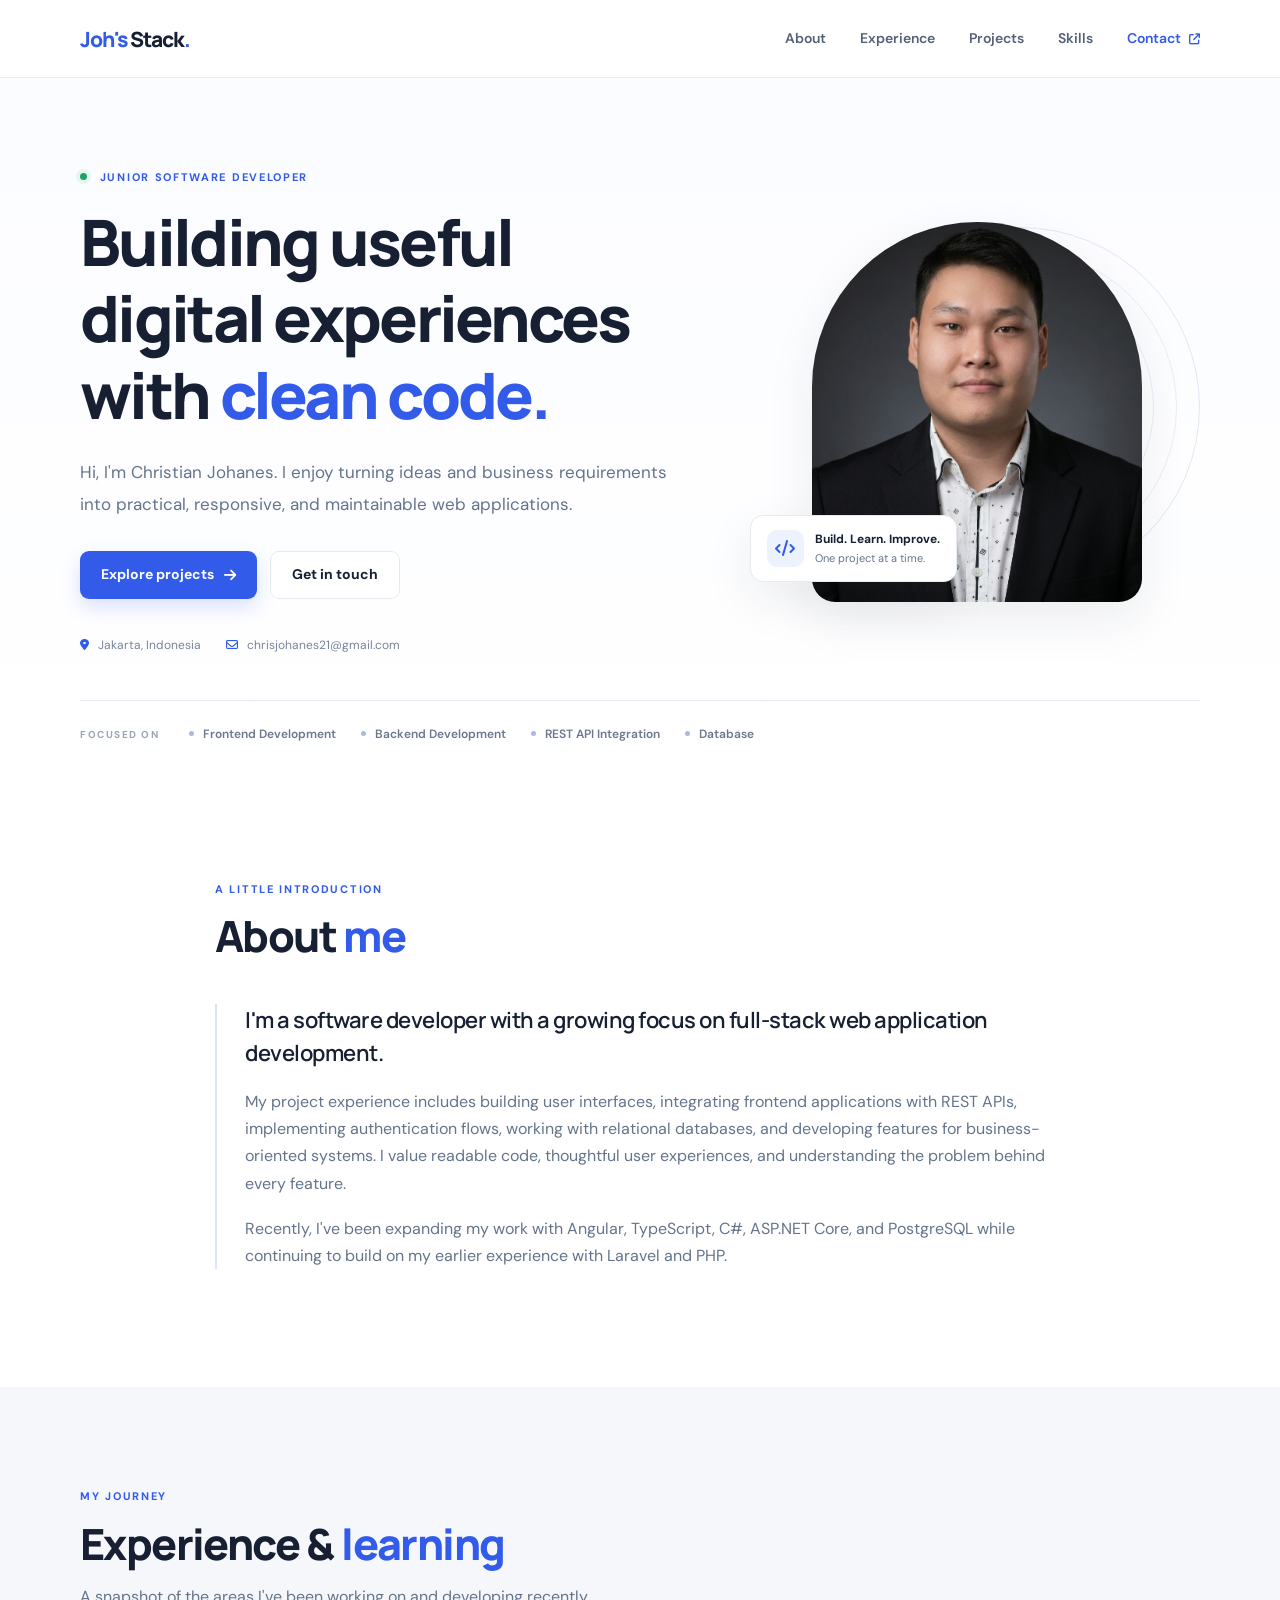
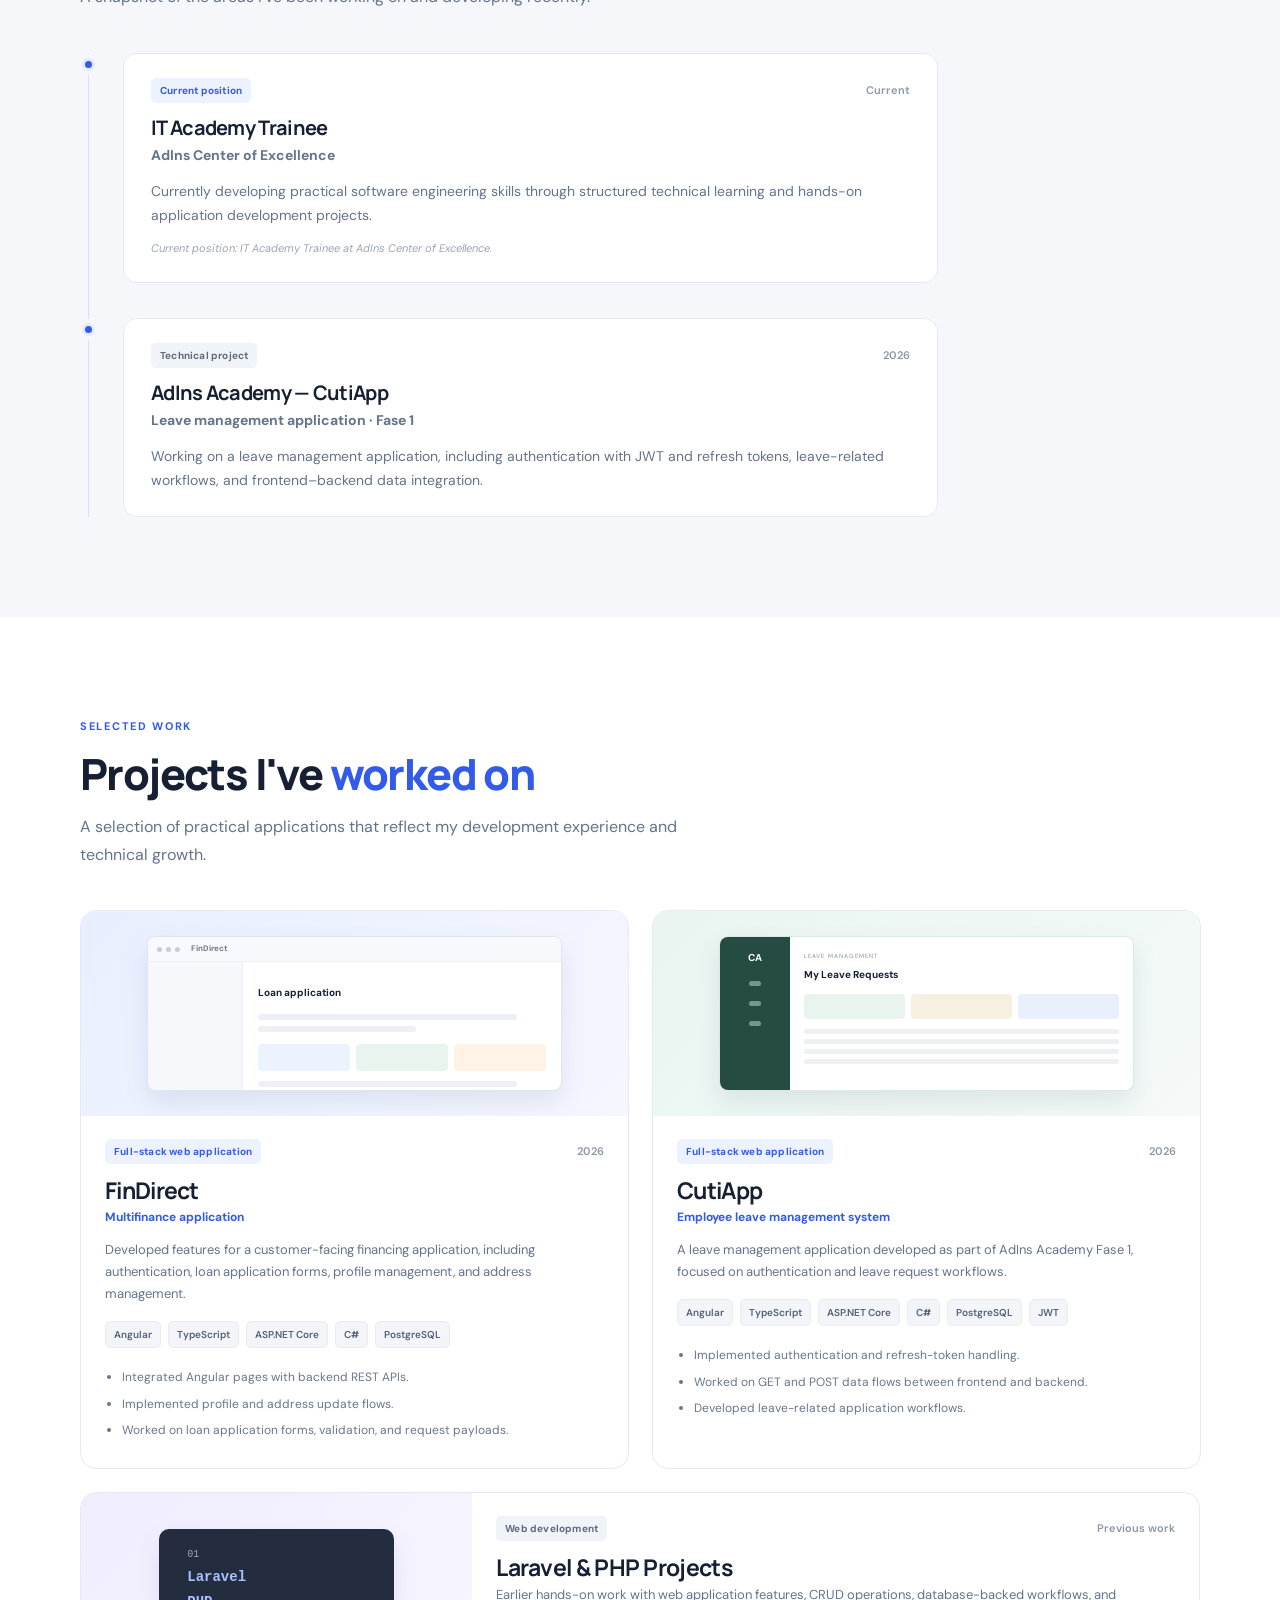
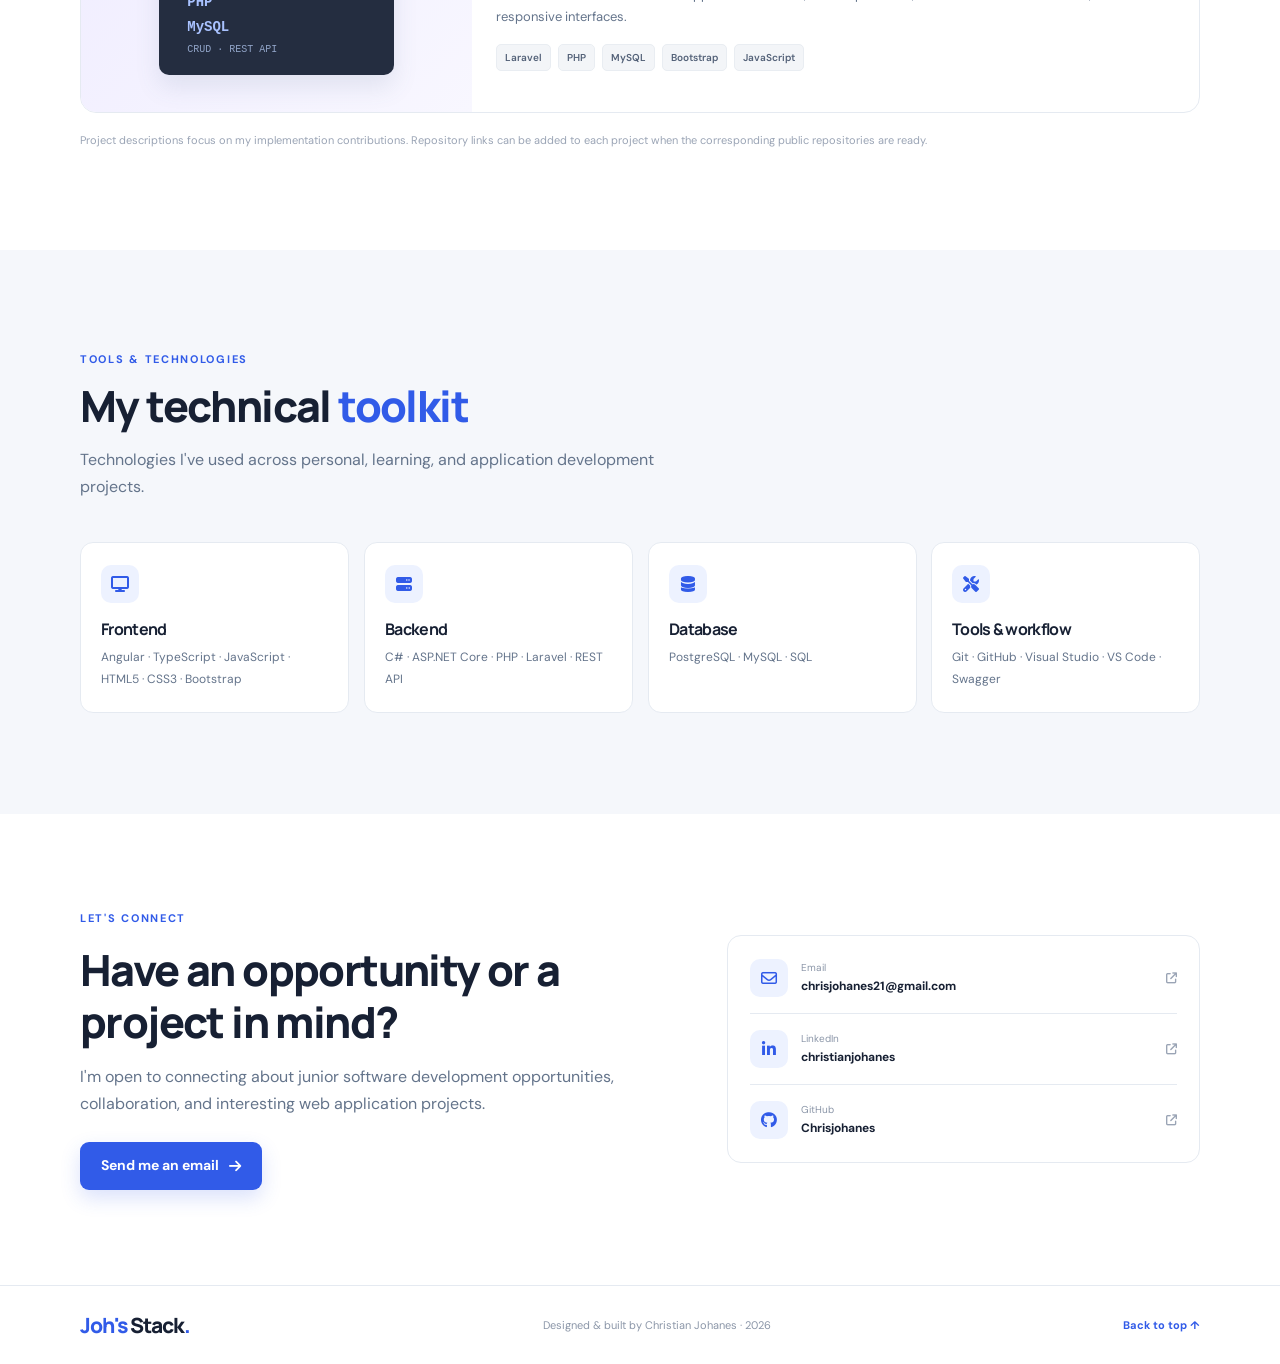
<file: index.html>
<!doctype html>
<html lang="en">
  <head>
    <meta charset="utf-8" />
    <meta name="viewport" content="width=device-width, initial-scale=1" />
    <meta name="theme-color" content="#f8fafc" />
    <meta
      name="description"
      content="Christian Johanes — Junior Software Developer focused on full-stack web application development, Angular, ASP.NET Core, Laravel, and database integration."
    />
    <meta name="author" content="Christian Johanes" />
    <meta
      name="keywords"
      content="Christian Johanes, Junior Software Developer, Full Stack Developer, Angular, ASP.NET Core, C#, Laravel, PHP, PostgreSQL"
    />
    <link rel="canonical" href="https://chrisjohanes.github.io/joh-stack/" />
    <meta property="og:type" content="website" />
    <meta property="og:title" content="Christian Johanes — Joh's Stack" />
    <meta
      property="og:description"
      content="Junior Software Developer building practical and maintainable web applications."
    />
    <meta
      property="og:url"
      content="https://chrisjohanes.github.io/joh-stack/"
    />
    <meta
      property="og:image"
      content="https://chrisjohanes.github.io/joh-stack/foto_profil/Christian%20Johanes.jpg"
    />
    <title>Christian Johanes | Joh's Stack</title>
    <link rel="icon" type="image/jpeg" href="Joh's Stack.jpg" />
    <link rel="preconnect" href="https://fonts.googleapis.com" />
    <link rel="preconnect" href="https://fonts.gstatic.com" crossorigin />
    <link
      href="https://fonts.googleapis.com/css2?family=DM+Sans:wght@400;500;600;700&family=Manrope:wght@400;500;600;700;800&display=swap"
      rel="stylesheet"
    />
    <link
      rel="stylesheet"
      href="https://cdnjs.cloudflare.com/ajax/libs/font-awesome/6.5.1/css/all.min.css"
    />
    <link rel="stylesheet" href="style.css" />
    <script type="application/ld+json">
      {
        "@context": "https://schema.org",
        "@type": "Person",
        "name": "Christian Johanes",
        "url": "https://chrisjohanes.github.io/joh-stack/",
        "jobTitle": "Junior Software Developer",
        "address": {
          "@type": "PostalAddress",
          "addressLocality": "Jakarta",
          "addressCountry": "ID"
        },
        "sameAs": [
          "https://github.com/Chrisjohanes",
          "https://www.linkedin.com/in/christianjohanes"
        ]
      }
    </script>
  </head>
  <body>
    <div class="scroll-progress" aria-hidden="true">
      <span id="scrollProgress"></span>
    </div>
    <a class="skip-link" href="#main">Skip to content</a>
    <header class="site-header" id="top">
      <nav class="nav container" aria-label="Main navigation">
        <a class="brand" href="#top" aria-label="Joh's Stack home"
          ><span>Joh's</span> Stack<span class="brand-dot">.</span></a
        >
        <button
          class="menu-toggle"
          id="menuToggle"
          aria-label="Open navigation"
          aria-expanded="false"
        >
          <i class="fa-solid fa-bars"></i>
        </button>
        <div class="nav-links" id="navLinks">
          <a href="#about">About</a>
          <a href="#experience">Experience</a>
          <a href="#projects">Projects</a>
          <a href="#skills">Skills</a>
          <a href="#contact" class="nav-contact"
            >Contact <i class="fa-solid fa-arrow-up-right-from-square"></i
          ></a>
        </div>
      </nav>
    </header>

    <main id="main">
      <section class="hero section-shell">
        <div class="container hero-grid">
          <div class="hero-copy">
            <p class="eyebrow">
              <span class="status-dot"></span> JUNIOR SOFTWARE DEVELOPER
            </p>
            <h1>
              Building useful digital experiences with <span>clean code.</span>
            </h1>
            <p class="hero-description">
              Hi, I'm Christian Johanes. I enjoy turning ideas and business
              requirements into practical, responsive, and maintainable web
              applications.
            </p>
            <div class="hero-actions">
              <a class="button button-primary" href="#projects"
                >Explore projects <i class="fa-solid fa-arrow-right"></i
              ></a>
              <a
                class="button button-secondary"
                href="mailto:chrisjohanes21@gmail.com"
                >Get in touch</a
              >
            </div>
            <div class="hero-meta">
              <span
                ><i class="fa-solid fa-location-dot"></i> Jakarta,
                Indonesia</span
              >
              <span
                ><i class="fa-regular fa-envelope"></i>
                chrisjohanes21@gmail.com</span
              >
            </div>
          </div>
          <div class="hero-visual">
            <div class="photo-frame">
              <img
                src="foto_profil/2.jpg"
                alt="Portrait of Christian Johanes"
                fetchpriority="high"
              />
            </div>
            <div class="floating-note">
              <span class="note-icon"><i class="fa-solid fa-code"></i></span
              ><span
                ><strong>Build. Learn. Improve.</strong
                ><small>One project at a time.</small></span
              >
            </div>
            <div class="visual-decoration" aria-hidden="true"></div>
          </div>
        </div>
        <div class="container hero-bottom">
          <span>FOCUSED ON</span>
          <div class="focus-list">
            <span>Frontend Development</span><span>Backend Development</span
            ><span>REST API Integration</span><span>Database</span>
          </div>
        </div>
      </section>

      <section class="section" id="about">
        <div class="container narrow">
          <div class="section-heading">
            <p class="eyebrow">A LITTLE INTRODUCTION</p>
            <h2>About <span>me</span></h2>
          </div>
          <div class="about-copy">
            <p class="lead">
              I'm a software developer with a growing focus on full-stack web
              application development.
            </p>
            <p>
              My project experience includes building user interfaces,
              integrating frontend applications with REST APIs, implementing
              authentication flows, working with relational databases, and
              developing features for business-oriented systems. I value
              readable code, thoughtful user experiences, and understanding the
              problem behind every feature.
            </p>
            <p>
              Recently, I've been expanding my work with Angular, TypeScript,
              C#, ASP.NET Core, and PostgreSQL while continuing to build on my
              earlier experience with Laravel and PHP.
            </p>
          </div>
        </div>
      </section>

      <section class="section section-muted" id="experience">
        <div class="container">
          <div class="section-heading">
            <p class="eyebrow">MY JOURNEY</p>
            <h2>Experience & <span>learning</span></h2>
            <p class="section-intro">
              A snapshot of the areas I've been working on and developing
              recently.
            </p>
          </div>
          <div class="timeline">
            <article class="timeline-item">
              <div class="timeline-marker"></div>
              <div class="timeline-content">
                <div class="timeline-top">
                  <span class="tag tag-blue">Current position</span
                  ><span class="timeline-date">Current</span>
                </div>
                <h3>IT Academy Trainee</h3>
                <p class="timeline-subtitle">AdIns Center of Excellence</p>
                <p>
                  Currently developing practical software engineering skills
                  through structured technical learning and hands-on application
                  development projects.
                </p>
                <p class="timeline-footnote">
                  Current position: IT Academy Trainee at AdIns Center of
                  Excellence.
                </p>
              </div>
            </article>
            <article class="timeline-item">
              <div class="timeline-marker"></div>
              <div class="timeline-content">
                <div class="timeline-top">
                  <span class="tag">Technical project</span
                  ><span class="timeline-date">2026</span>
                </div>
                <h3>AdIns Academy — CutiApp</h3>
                <p class="timeline-subtitle">
                  Leave management application · Fase 1
                </p>
                <p>
                  Working on a leave management application, including
                  authentication with JWT and refresh tokens, leave-related
                  workflows, and frontend–backend data integration.
                </p>
              </div>
            </article>
          </div>
        </div>
      </section>

      <section class="section" id="projects">
        <div class="container">
          <div class="section-heading">
            <p class="eyebrow">SELECTED WORK</p>
            <h2>Projects I've <span>worked on</span></h2>
            <p class="section-intro">
              A selection of practical applications that reflect my development
              experience and technical growth.
            </p>
          </div>
          <div class="project-grid">
            <article class="project-card">
              <div class="project-visual project-finance">
                <div class="mock-window">
                  <div class="mock-top">
                    <i></i><i></i><i></i><span>FinDirect</span>
                  </div>
                  <div class="mock-body">
                    <div class="mock-sidebar"></div>
                    <div class="mock-content">
                      <b>Loan application</b>
                      <div class="mock-line"></div>
                      <div class="mock-line short"></div>
                      <div class="mock-panels"><i></i><i></i><i></i></div>
                      <div class="mock-line"></div>
                    </div>
                  </div>
                </div>
              </div>
              <div class="project-body">
                <div class="project-topline">
                  <span class="tag tag-blue">Full-stack web application</span
                  ><span class="project-year">2026</span>
                </div>
                <h3>FinDirect</h3>
                <p class="project-subtitle">Multifinance application</p>
                <p>
                  Developed features for a customer-facing financing
                  application, including authentication, loan application forms,
                  profile management, and address management.
                </p>
                <div class="tag-list">
                  <span>Angular</span><span>TypeScript</span
                  ><span>ASP.NET Core</span><span>C#</span
                  ><span>PostgreSQL</span>
                </div>
                <ul class="contribution-list">
                  <li>Integrated Angular pages with backend REST APIs.</li>
                  <li>Implemented profile and address update flows.</li>
                  <li>
                    Worked on loan application forms, validation, and request
                    payloads.
                  </li>
                </ul>
              </div>
            </article>
            <article class="project-card">
              <div class="project-visual project-leave">
                <div class="leave-preview">
                  <div class="leave-sidebar">
                    <b>CA</b><i></i><i></i><i></i>
                  </div>
                  <div class="leave-main">
                    <span>LEAVE MANAGEMENT</span><b>My Leave Requests</b>
                    <div class="leave-stat-row"><i></i><i></i><i></i></div>
                    <div class="leave-table"><i></i><i></i><i></i><i></i></div>
                  </div>
                </div>
              </div>
              <div class="project-body">
                <div class="project-topline">
                  <span class="tag tag-blue">Full-stack web application</span
                  ><span class="project-year">2026</span>
                </div>
                <h3>CutiApp</h3>
                <p class="project-subtitle">Employee leave management system</p>
                <p>
                  A leave management application developed as part of AdIns
                  Academy Fase 1, focused on authentication and leave request
                  workflows.
                </p>
                <div class="tag-list">
                  <span>Angular</span><span>TypeScript</span
                  ><span>ASP.NET Core</span><span>C#</span
                  ><span>PostgreSQL</span><span>JWT</span>
                </div>
                <ul class="contribution-list">
                  <li>
                    Implemented authentication and refresh-token handling.
                  </li>
                  <li>
                    Worked on GET and POST data flows between frontend and
                    backend.
                  </li>
                  <li>Developed leave-related application workflows.</li>
                </ul>
              </div>
            </article>
            <article class="project-card project-card-compact">
              <div class="project-visual project-legacy">
                <div class="legacy-code">
                  <span>01</span><b>Laravel</b><b>PHP</b><b>MySQL</b
                  ><span>CRUD · REST API</span>
                </div>
              </div>
              <div class="project-body">
                <div class="project-topline">
                  <span class="tag">Web development</span
                  ><span class="project-year">Previous work</span>
                </div>
                <h3>Laravel & PHP Projects</h3>
                <p>
                  Earlier hands-on work with web application features, CRUD
                  operations, database-backed workflows, and responsive
                  interfaces.
                </p>
                <div class="tag-list">
                  <span>Laravel</span><span>PHP</span><span>MySQL</span
                  ><span>Bootstrap</span><span>JavaScript</span>
                </div>
              </div>
            </article>
          </div>
          <p class="project-disclaimer">
            Project descriptions focus on my implementation contributions.
            Repository links can be added to each project when the corresponding
            public repositories are ready.
          </p>
        </div>
      </section>

      <section class="section section-muted" id="skills">
        <div class="container">
          <div class="section-heading">
            <p class="eyebrow">TOOLS & TECHNOLOGIES</p>
            <h2>My technical <span>toolkit</span></h2>
            <p class="section-intro">
              Technologies I've used across personal, learning, and application
              development projects.
            </p>
          </div>
          <div class="skills-grid">
            <article class="skill-group">
              <div class="skill-icon"><i class="fa-solid fa-display"></i></div>
              <h3>Frontend</h3>
              <p>
                Angular · TypeScript · JavaScript · HTML5 · CSS3 · Bootstrap
              </p>
            </article>
            <article class="skill-group">
              <div class="skill-icon"><i class="fa-solid fa-server"></i></div>
              <h3>Backend</h3>
              <p>C# · ASP.NET Core · PHP · Laravel · REST API</p>
            </article>
            <article class="skill-group">
              <div class="skill-icon"><i class="fa-solid fa-database"></i></div>
              <h3>Database</h3>
              <p>PostgreSQL · MySQL · SQL</p>
            </article>
            <article class="skill-group">
              <div class="skill-icon">
                <i class="fa-solid fa-screwdriver-wrench"></i>
              </div>
              <h3>Tools & workflow</h3>
              <p>Git · GitHub · Visual Studio · VS Code · Swagger</p>
            </article>
          </div>
        </div>
      </section>

      <section class="section contact-section" id="contact">
        <div class="container contact-layout">
          <div>
            <p class="eyebrow">LET'S CONNECT</p>
            <h2>Have an opportunity or a project in mind?</h2>
            <p class="section-intro">
              I'm open to connecting about junior software development
              opportunities, collaboration, and interesting web application
              projects.
            </p>
            <a
              class="button button-primary"
              href="mailto:chrisjohanes21@gmail.com?subject=Let's%20connect"
              >Send me an email <i class="fa-solid fa-arrow-right"></i
            ></a>
          </div>
          <div class="contact-links">
            <a href="mailto:chrisjohanes21@gmail.com"
              ><span class="contact-link-icon"
                ><i class="fa-regular fa-envelope"></i></span
              ><span
                ><small>Email</small
                ><strong>chrisjohanes21@gmail.com</strong></span
              ><i class="fa-solid fa-arrow-up-right-from-square"></i
            ></a>
            <a
              href="https://www.linkedin.com/in/christianjohanes"
              target="_blank"
              rel="noopener noreferrer"
              ><span class="contact-link-icon"
                ><i class="fa-brands fa-linkedin-in"></i></span
              ><span
                ><small>LinkedIn</small><strong>christianjohanes</strong></span
              ><i class="fa-solid fa-arrow-up-right-from-square"></i
            ></a>
            <a
              href="https://github.com/Chrisjohanes"
              target="_blank"
              rel="noopener noreferrer"
              ><span class="contact-link-icon"
                ><i class="fa-brands fa-github"></i></span
              ><span><small>GitHub</small><strong>Chrisjohanes</strong></span
              ><i class="fa-solid fa-arrow-up-right-from-square"></i
            ></a>
          </div>
        </div>
      </section>
    </main>

    <footer class="site-footer">
      <div class="container footer-inner">
        <a class="brand" href="#top"
          ><span>Joh's</span> Stack<span class="brand-dot">.</span></a
        >
        <p>
          Designed & built by Christian Johanes · <span id="year">2026</span>
        </p>
        <a href="#top" class="back-top">Back to top ↑</a>
      </div>
    </footer>
    <a class="floating-top" href="#top" aria-label="Back to top"
      ><i class="fa-solid fa-arrow-up"></i
    ></a>
    <script src="public/js/main.js"></script>
  </body>
</html>
</file>
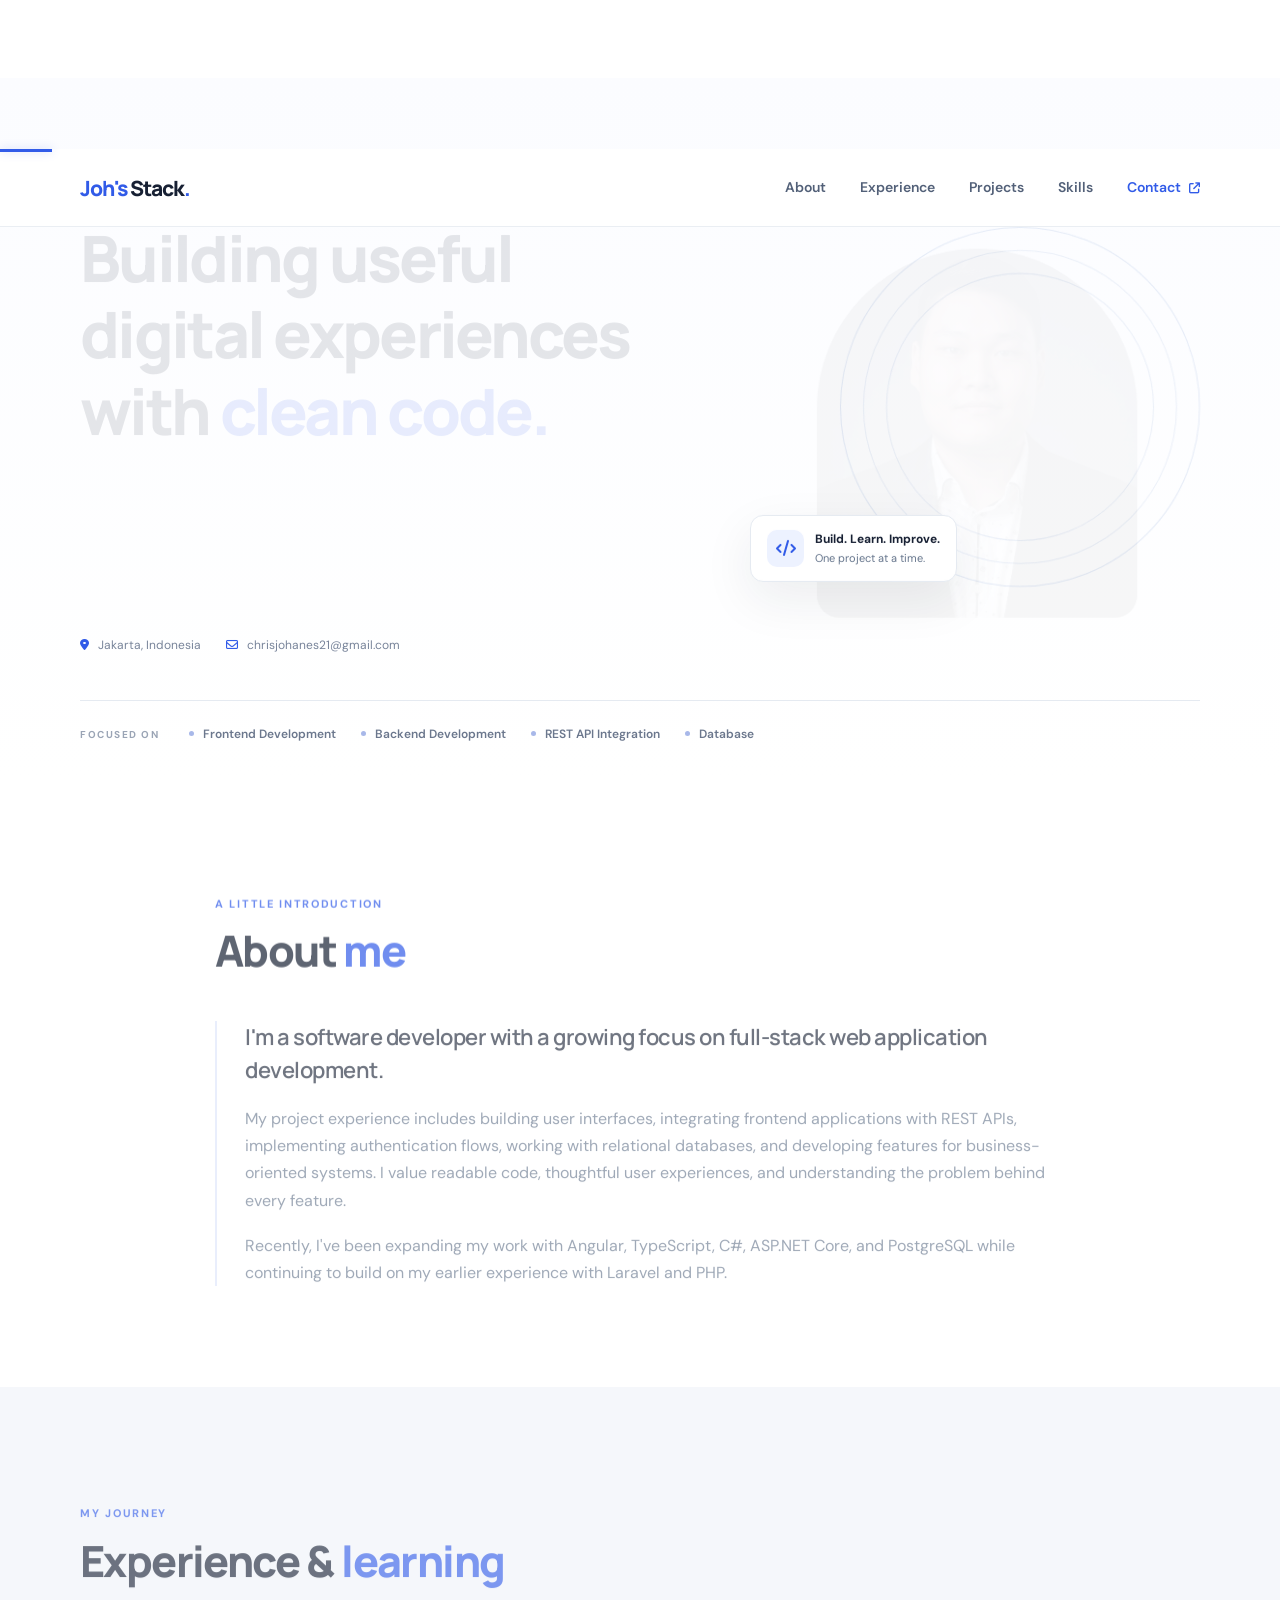
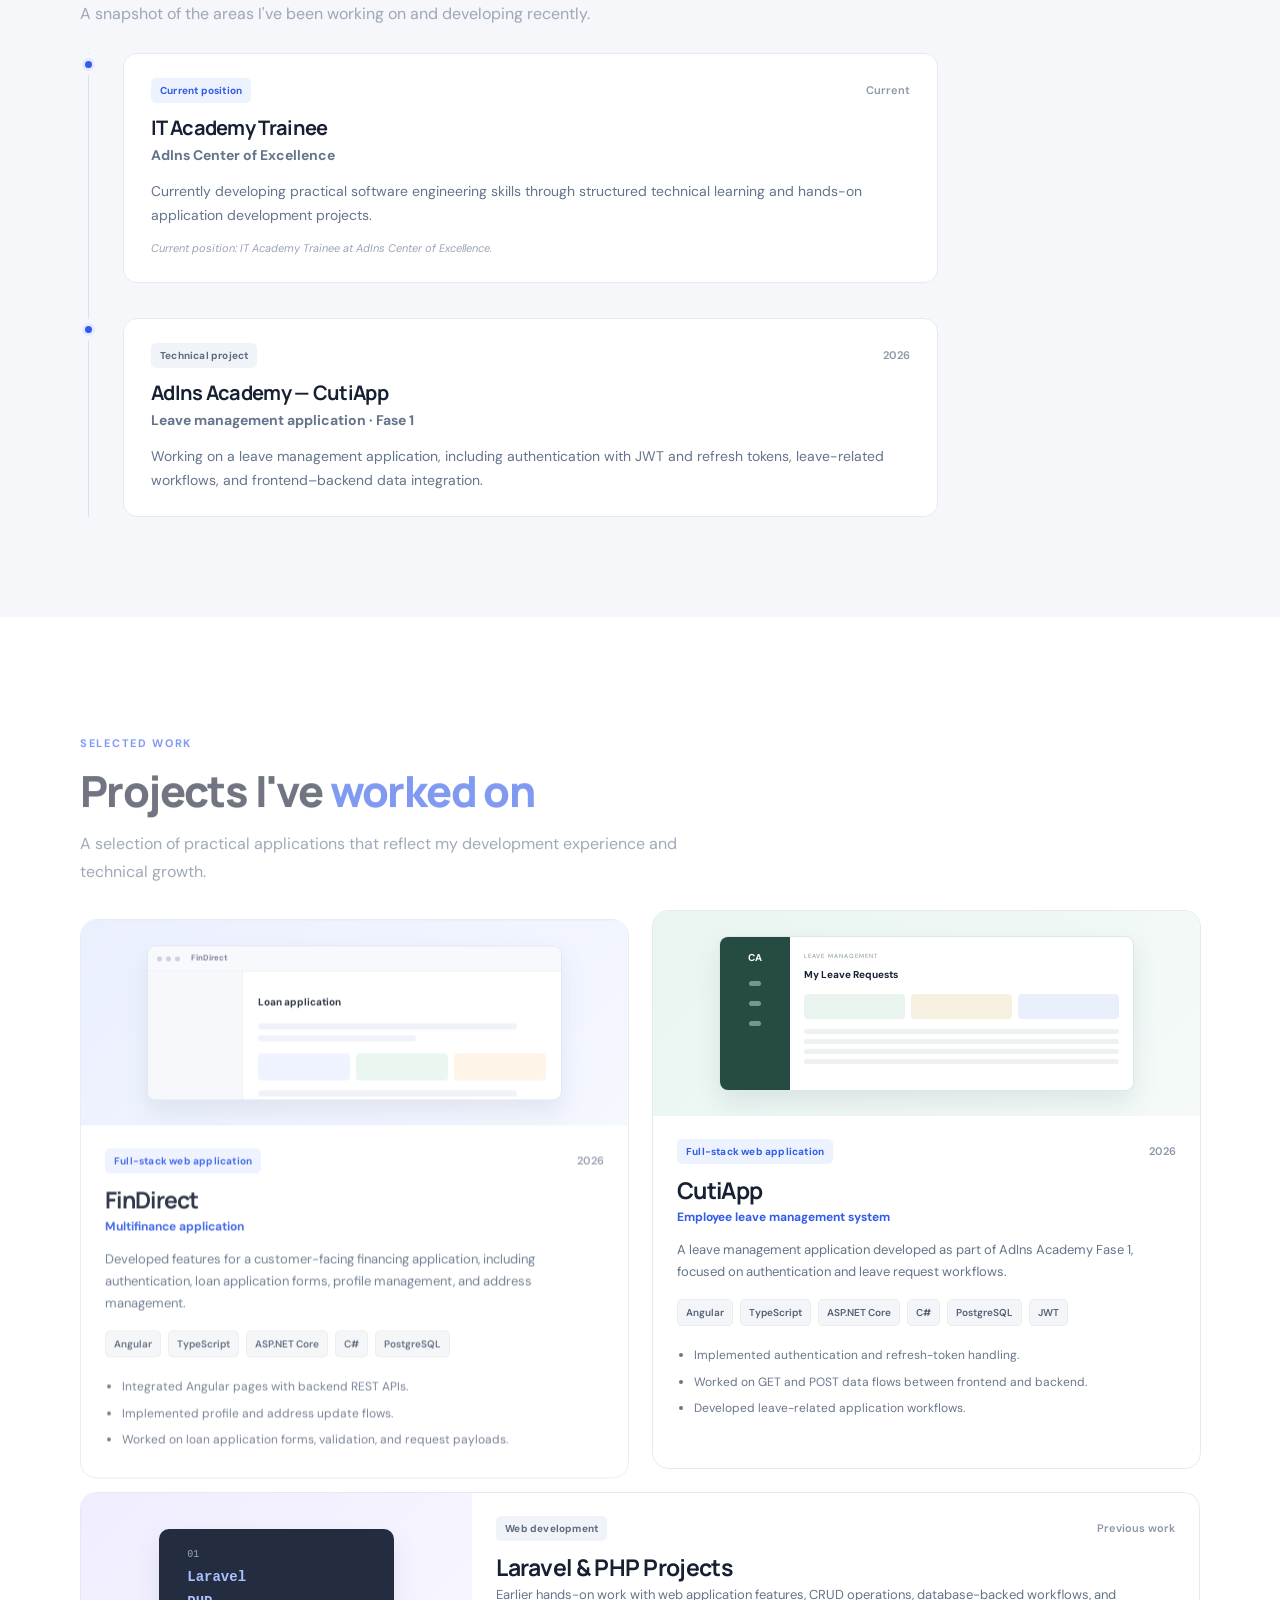
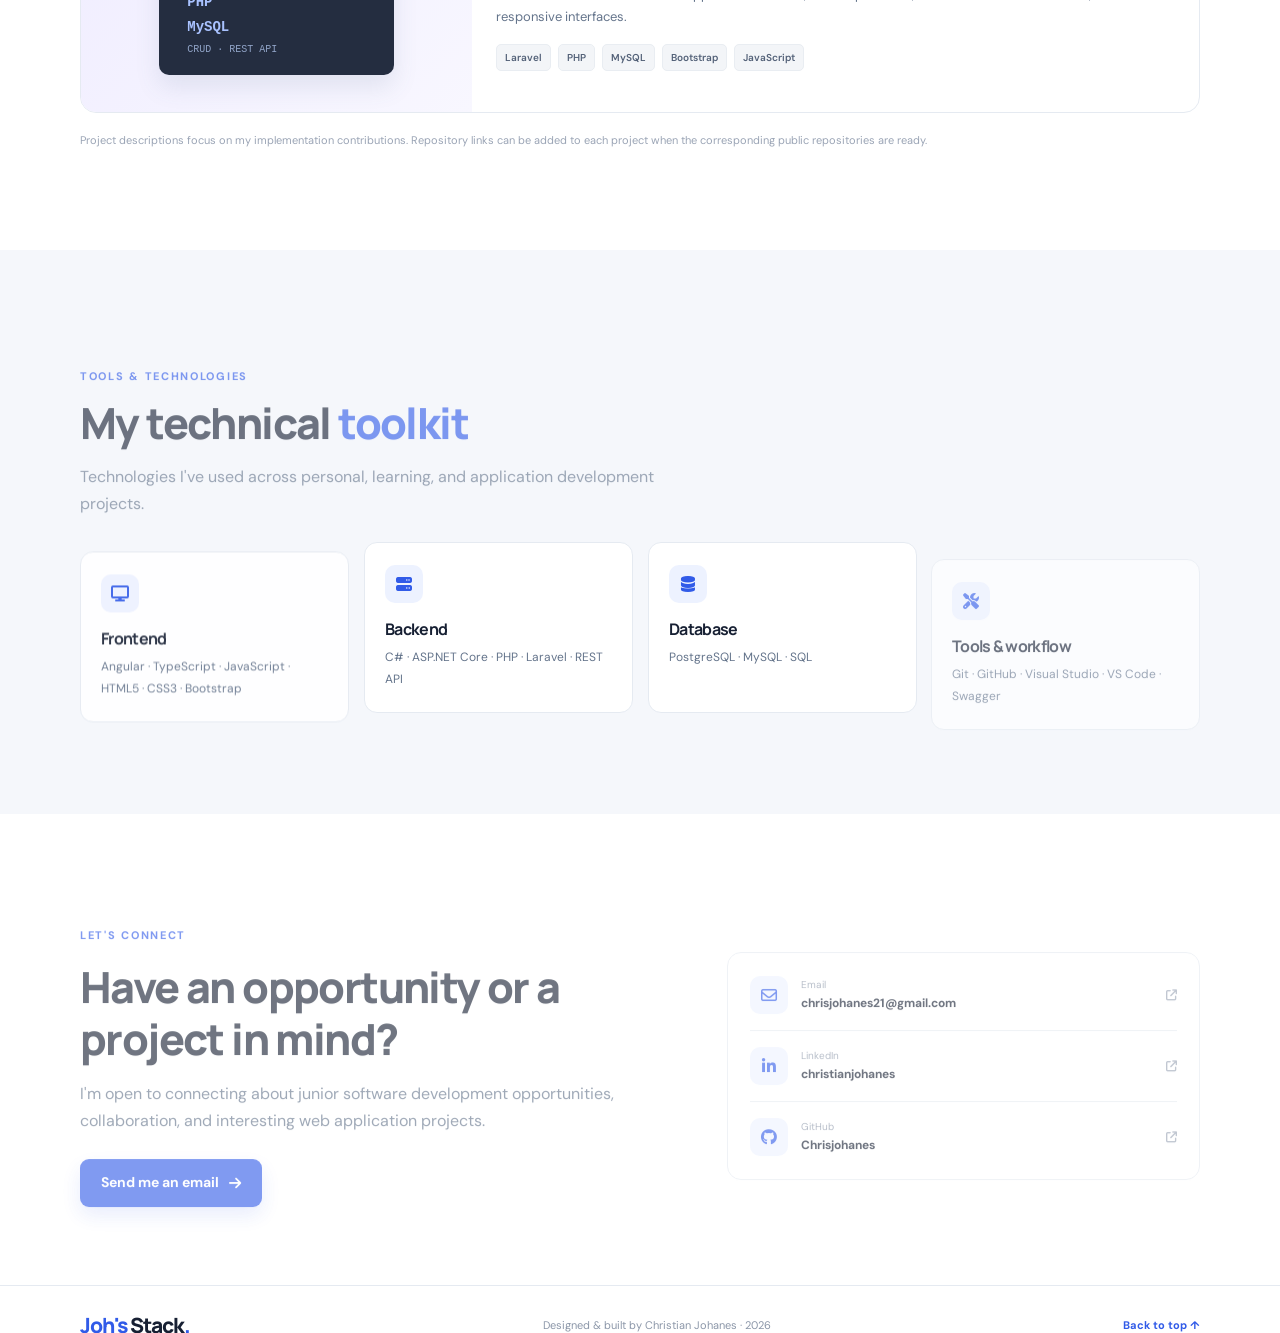
<file: contact.html>
<!doctype html>
<html lang="en"><head><meta charset="utf-8"><meta name="viewport" content="width=device-width,initial-scale=1"><meta http-equiv="refresh" content="0;url=index.html#contact"><title>Joh's Stack</title><link rel="canonical" href="https://chrisjohanes.github.io/joh-stack/index.html#contact"></head><body><p>Redirecting to <a href="index.html#contact">Joh's Stack</a>…</p></body></html>
</file>
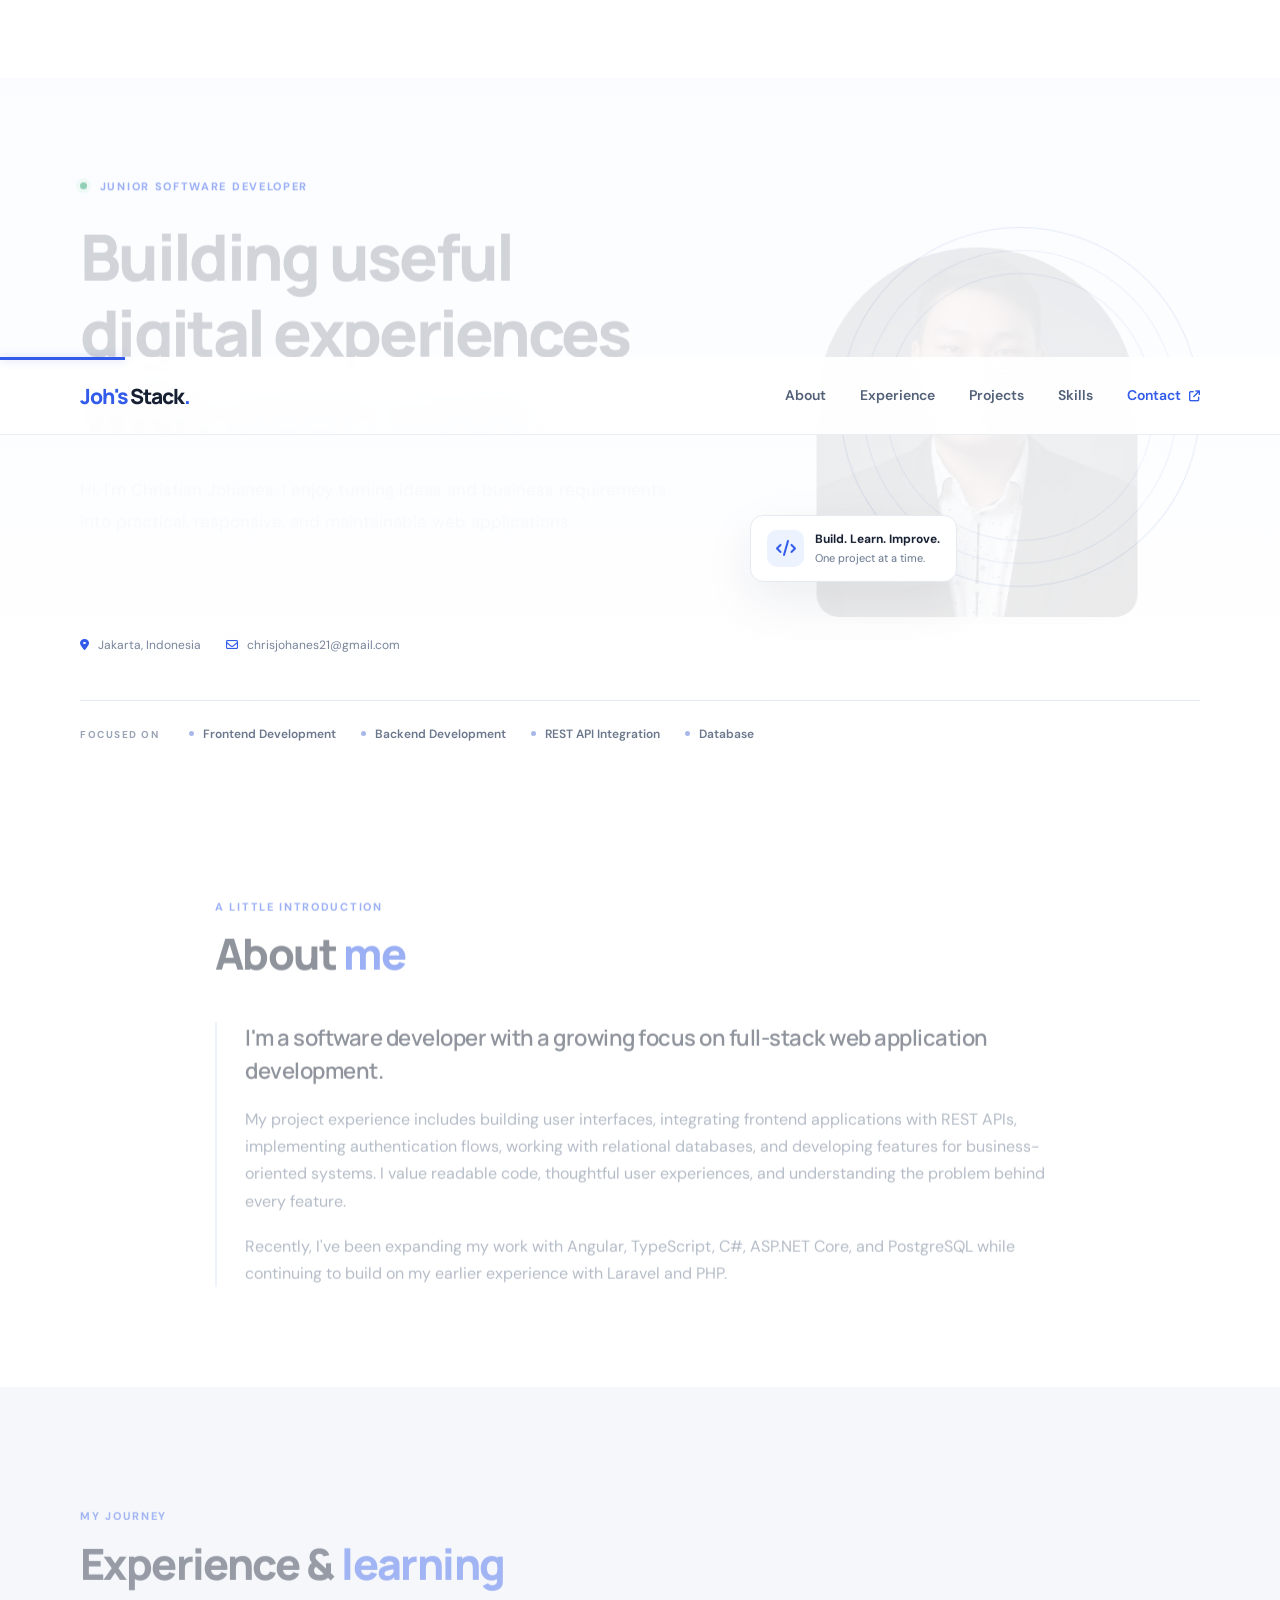
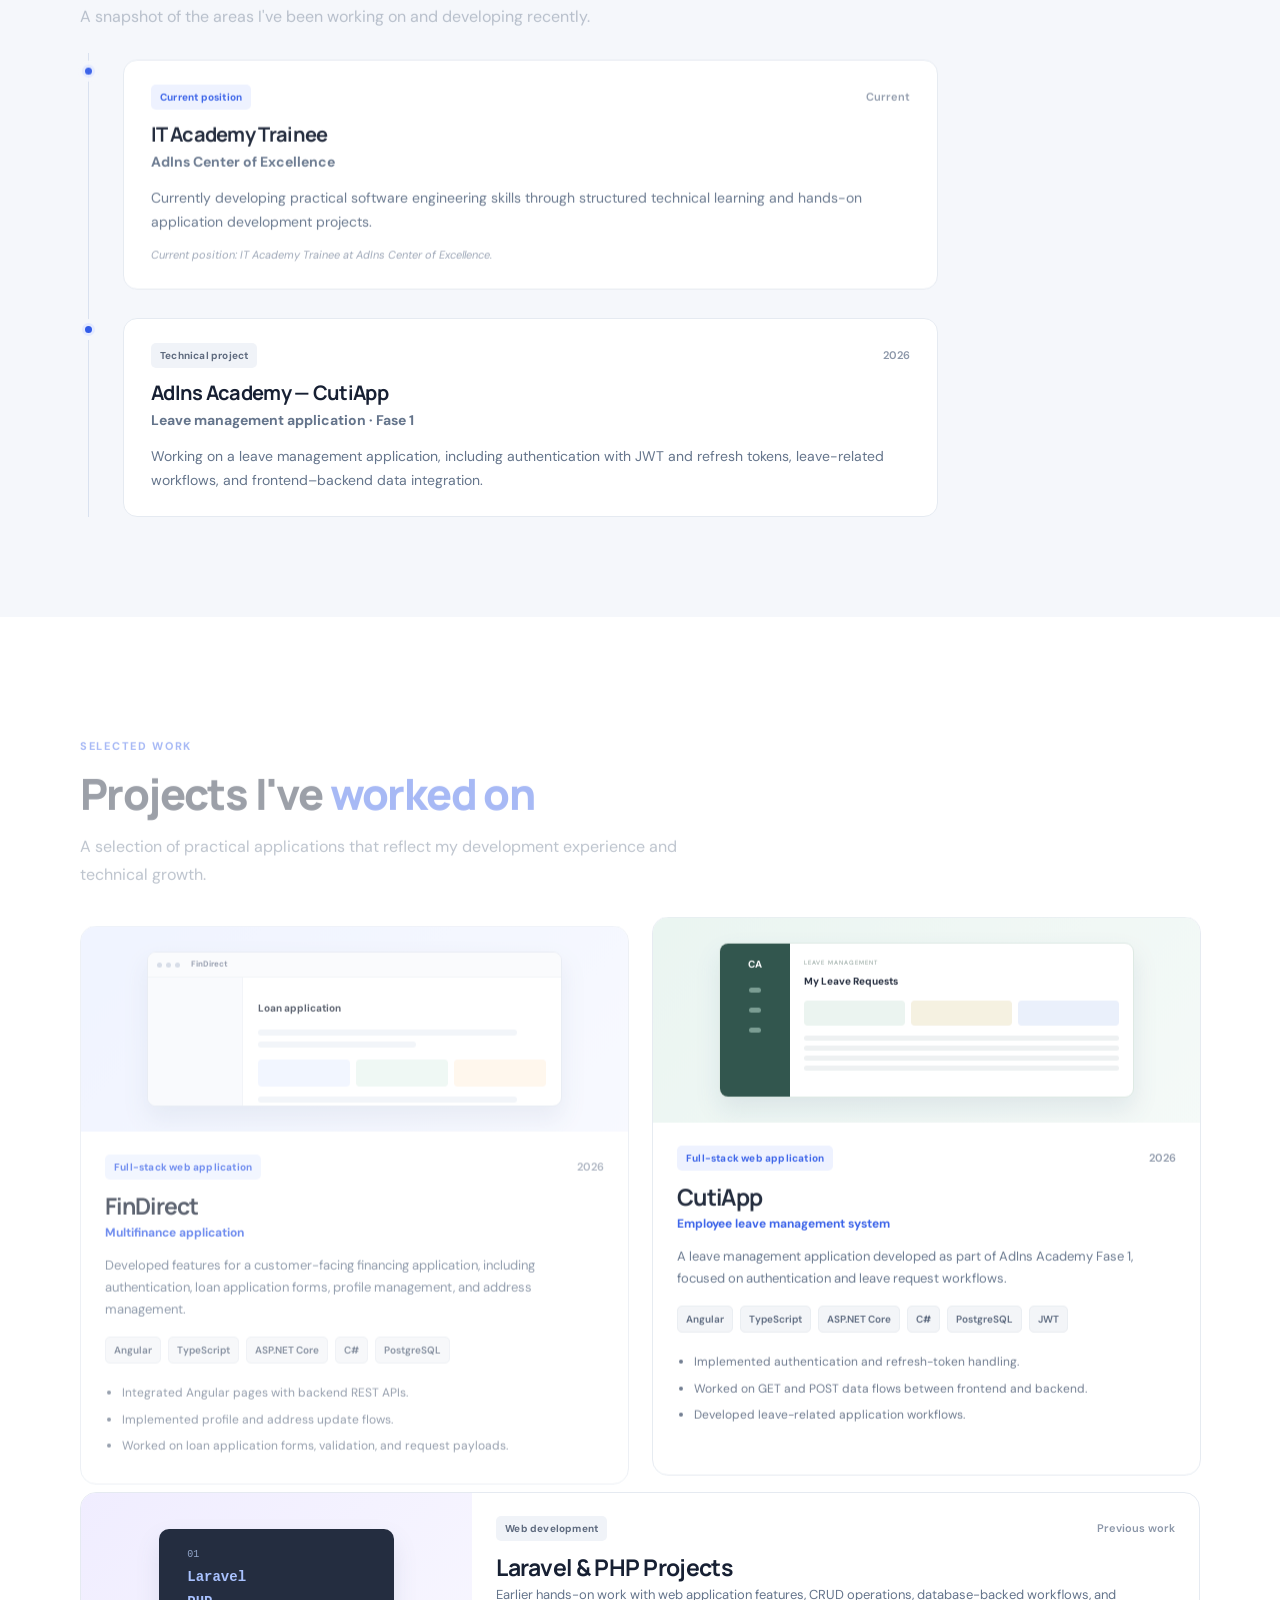
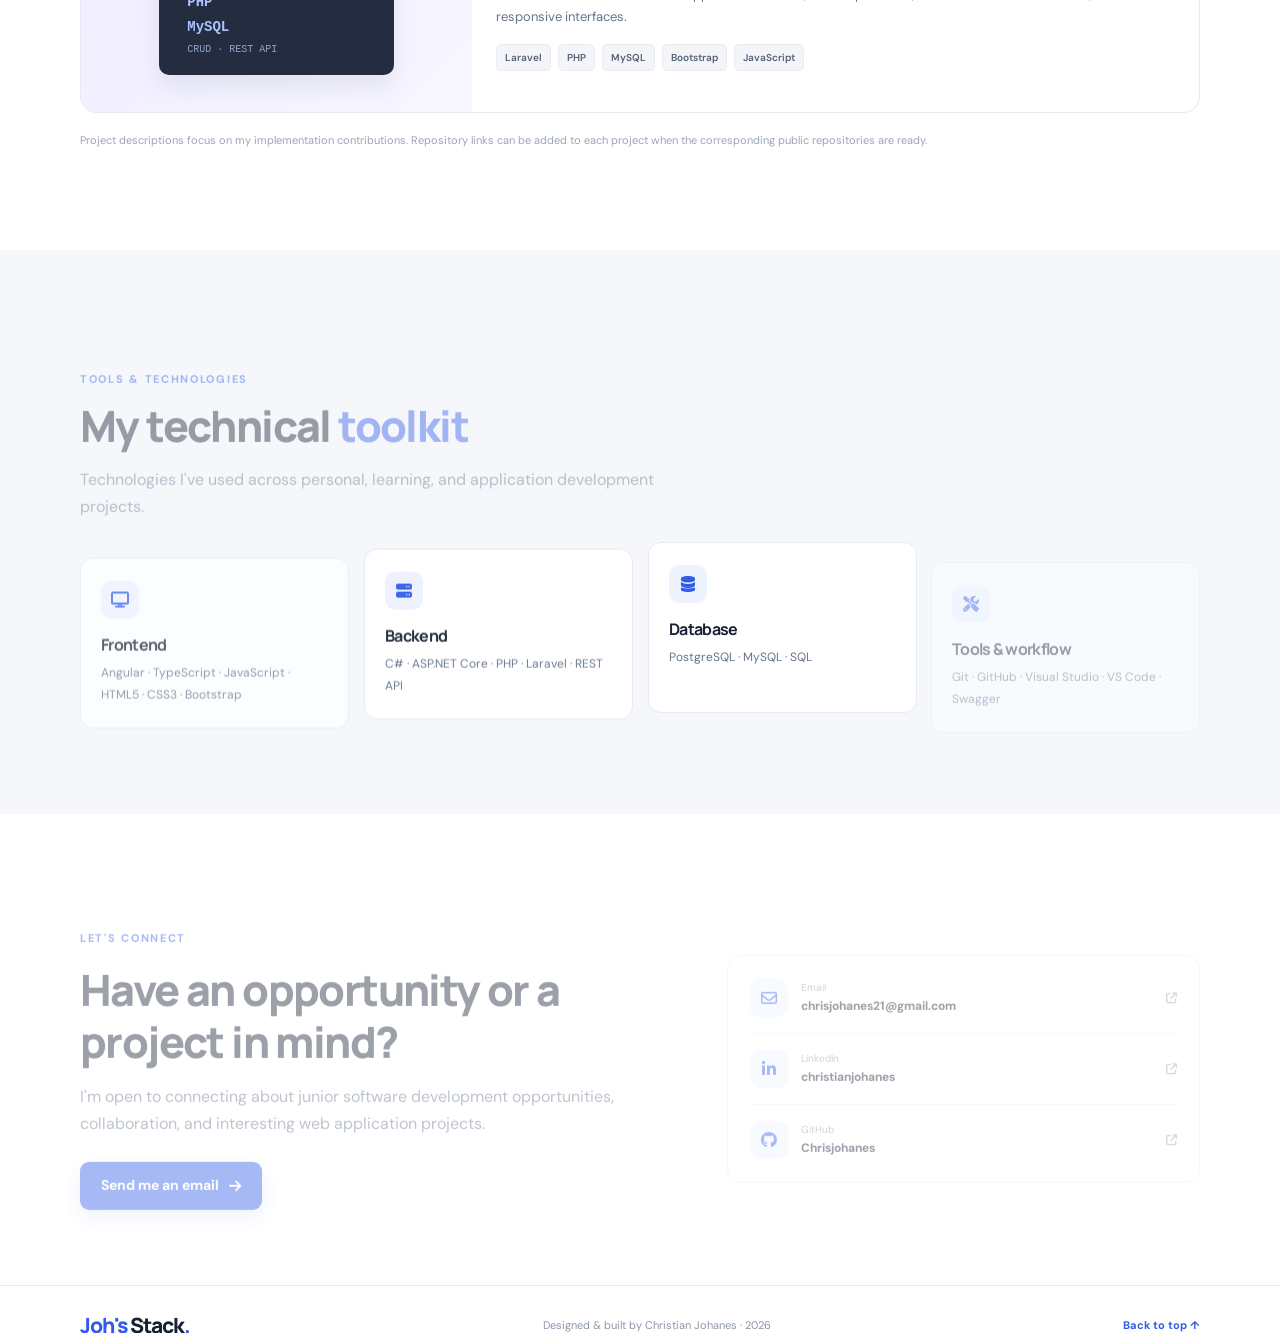
<file: portofolio.html>
<!doctype html>
<html lang="en"><head><meta charset="utf-8"><meta name="viewport" content="width=device-width,initial-scale=1"><meta http-equiv="refresh" content="0;url=index.html#projects"><title>Joh's Stack</title><link rel="canonical" href="https://chrisjohanes.github.io/joh-stack/index.html#projects"></head><body><p>Redirecting to <a href="index.html#projects">Joh's Stack</a>…</p></body></html>
</file>
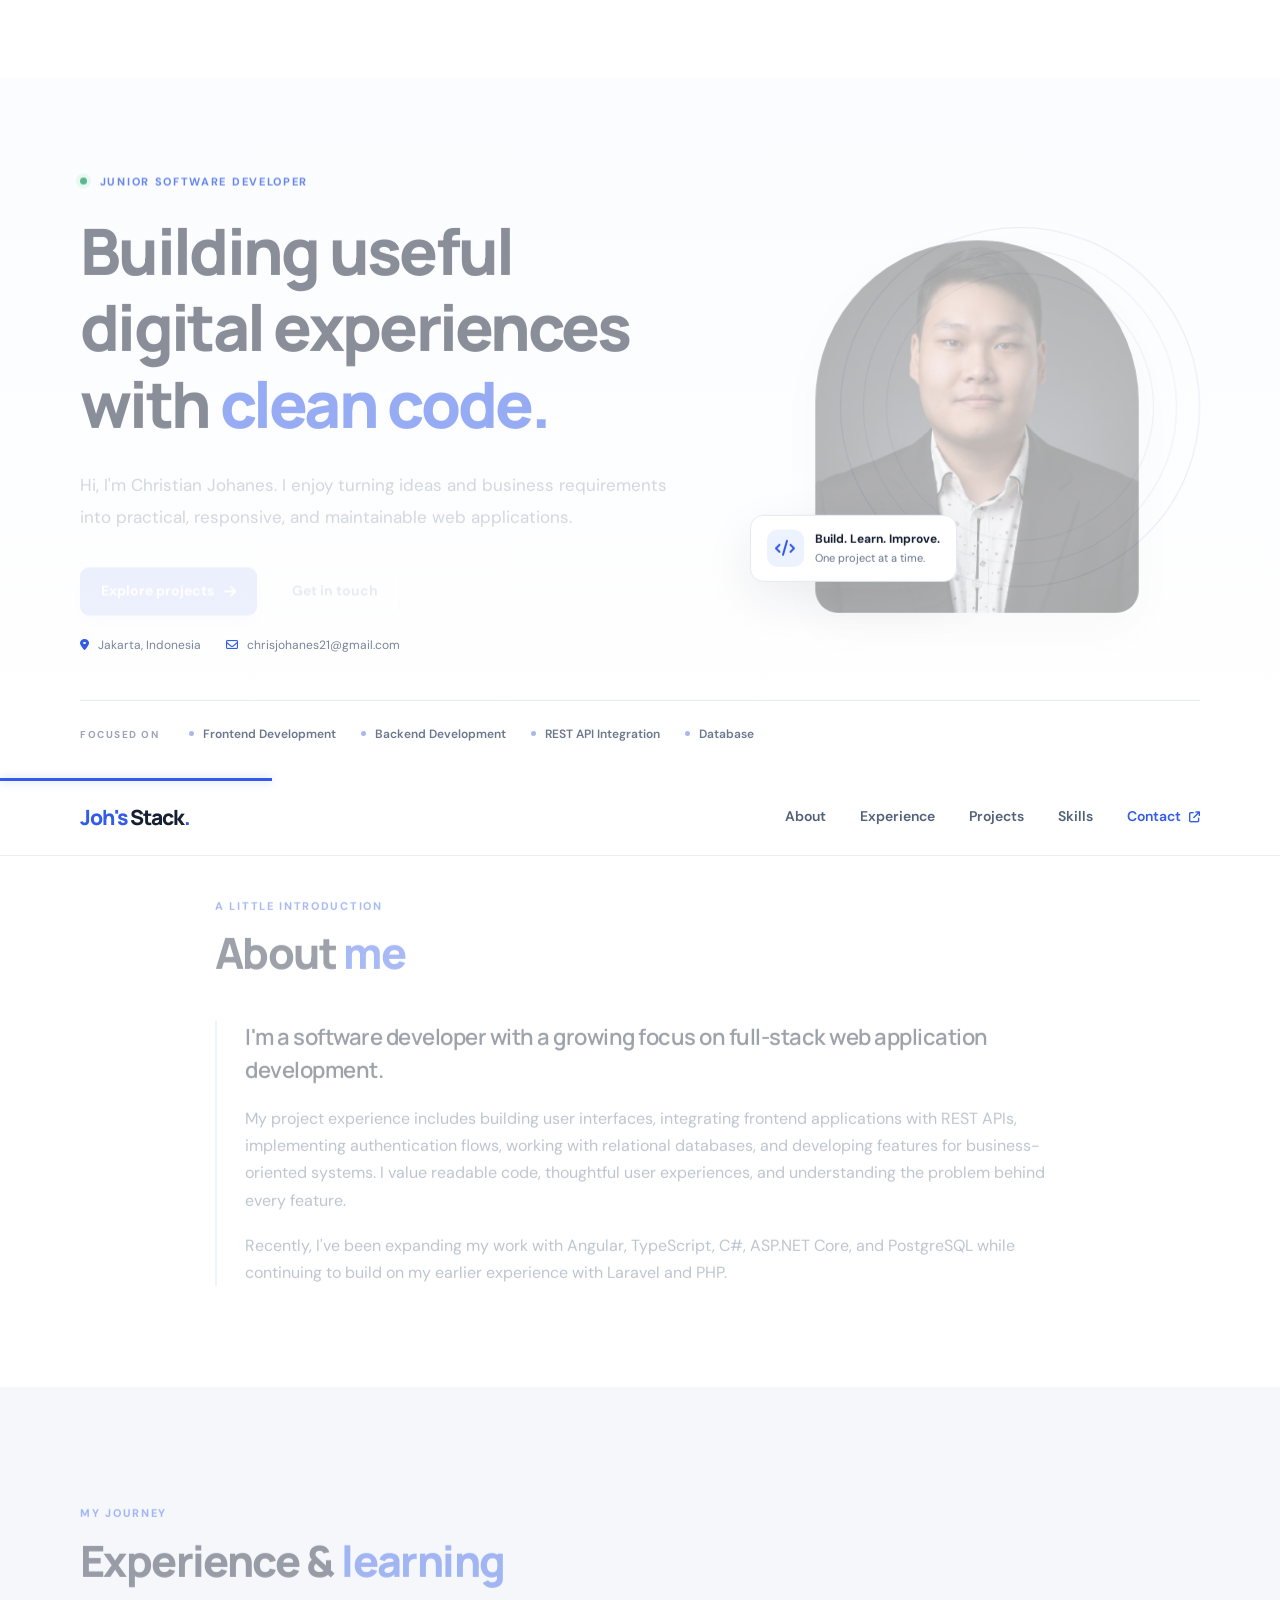
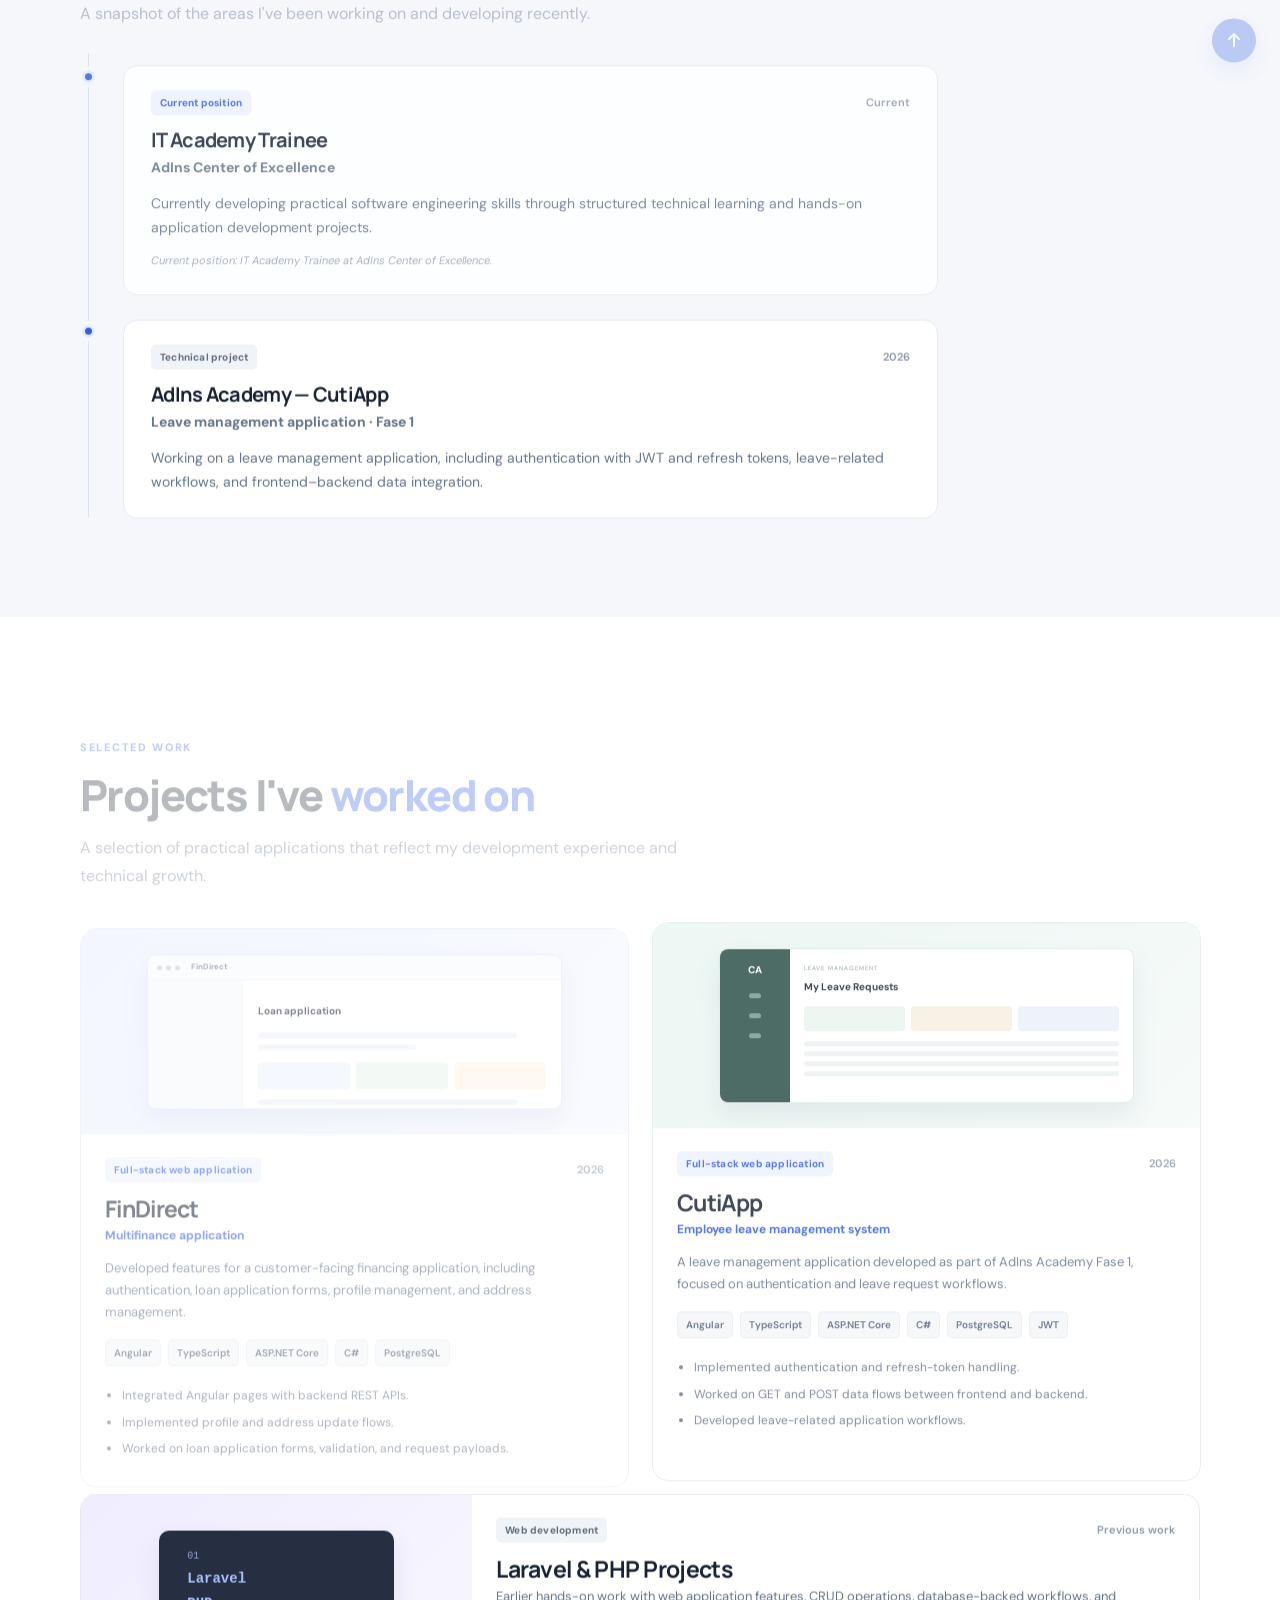
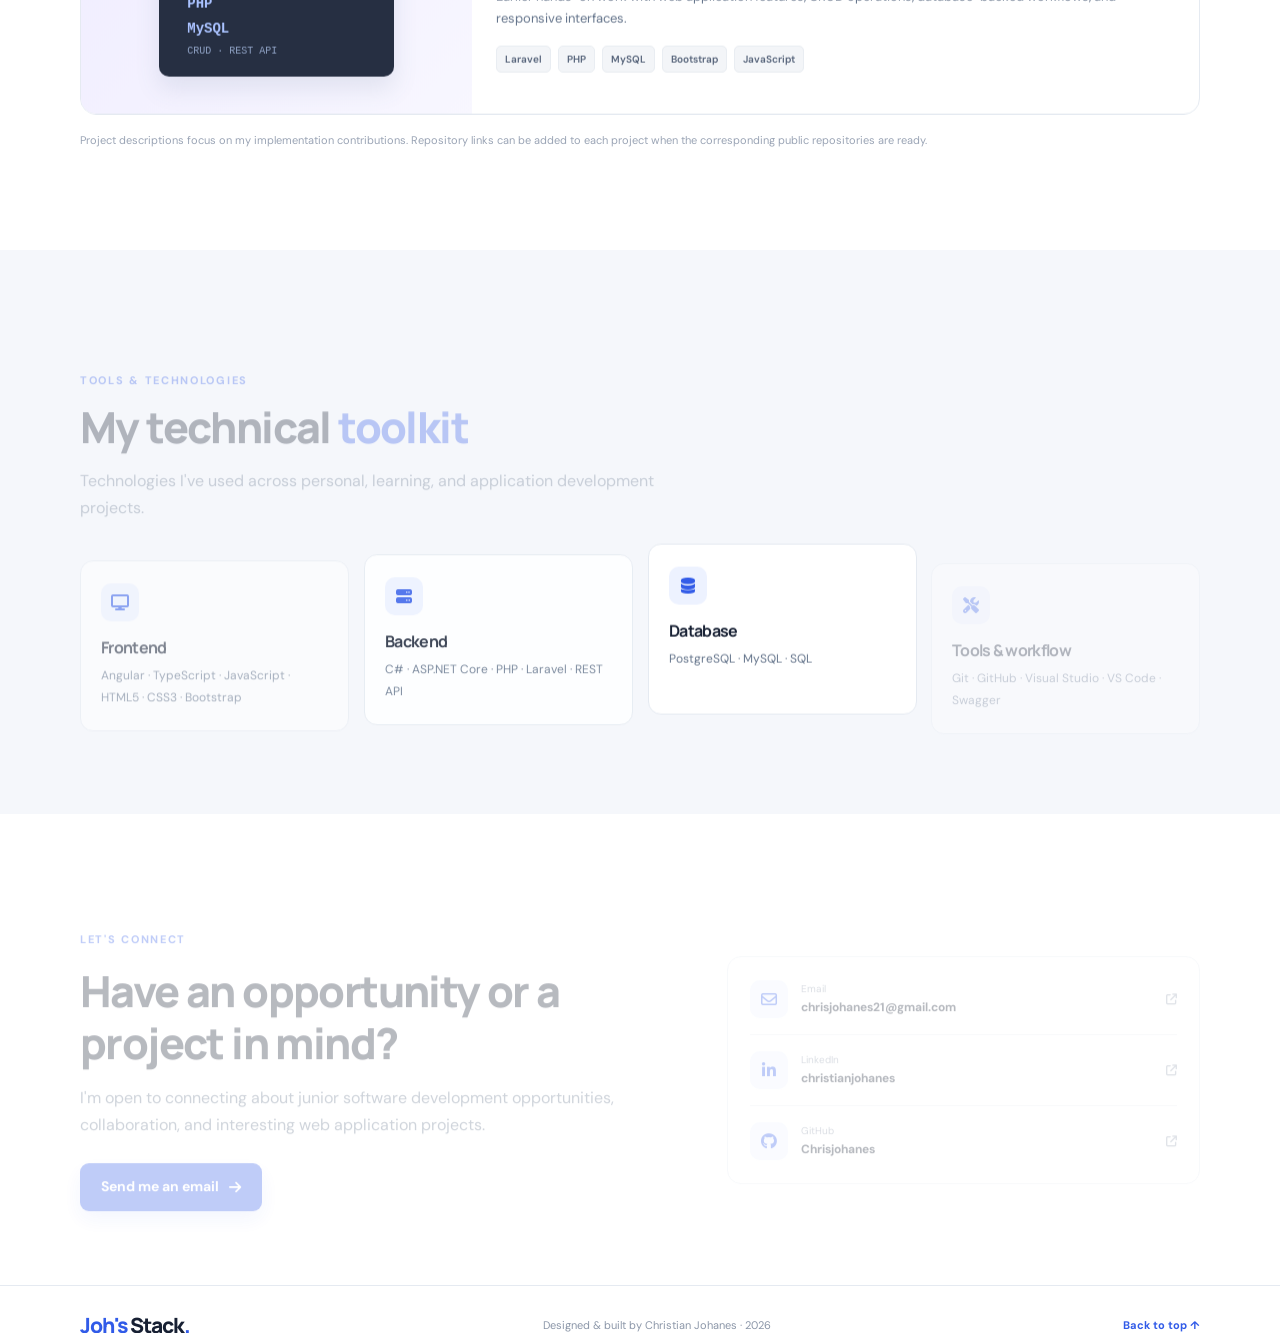
<file: services.html>
<!doctype html>
<html lang="en"><head><meta charset="utf-8"><meta name="viewport" content="width=device-width,initial-scale=1"><meta http-equiv="refresh" content="0;url=index.html#skills"><title>Joh's Stack</title><link rel="canonical" href="https://chrisjohanes.github.io/joh-stack/index.html#skills"></head><body><p>Redirecting to <a href="index.html#skills">Joh's Stack</a>…</p></body></html>
</file>
<file: style.css>
/* Joh's Stack — Clean Minimalist portfolio */
:root{--ink:#172033;--muted:#64748b;--soft:#f5f7fb;--line:#e5eaf1;--blue:#315be8;--blue-dark:#2448c7;--white:#fff;--radius:20px;--container:1120px;--shadow:0 18px 50px rgba(23,32,51,.08)}
*{box-sizing:border-box}
html{scroll-behavior:smooth;scroll-padding-top:90px}
body{margin:0;background:var(--white);color:var(--ink);font-family:"DM Sans",sans-serif;font-size:16px;line-height:1.7;-webkit-font-smoothing:antialiased}
a{color:inherit;text-decoration:none}
img{display:block;max-width:100%}
button{font:inherit}
.container{width:min(var(--container),calc(100% - 48px));margin-inline:auto}
.narrow{max-width:850px}
.skip-link{position:absolute;top:-60px;left:20px;background:var(--ink);color:#fff;padding:10px 16px;border-radius:8px;z-index:100}
.skip-link:focus{top:15px}
.site-header{height:78px;background:rgba(255,255,255,.92);border-bottom:1px solid rgba(229,234,241,.8);position:sticky;top:0;z-index:50;backdrop-filter:blur(14px)}
.nav{height:100%;display:flex;align-items:center;justify-content:space-between}
.brand{font:800 21px "Manrope",sans-serif;letter-spacing:-1px;color:var(--ink)}
.brand>span:first-child{color:var(--blue)}
.brand-dot{color:var(--blue)}
.nav-links{display:flex;align-items:center;gap:34px;color:#526078;font-size:14px;font-weight:600}
.nav-links a{transition:color .2s}
.nav-links a:hover{color:var(--blue)}
.nav-contact{color:var(--blue)!important}
.nav-contact i{font-size:11px;margin-left:5px}
.menu-toggle{display:none;background:none;color:var(--ink);font-size:21px}
.section-shell{background:linear-gradient(180deg,#fbfcff 0%,#fff 100%)}
.hero{padding:90px 0 35px;overflow:hidden}
.hero-grid{display:grid;grid-template-columns:1.15fr .85fr;align-items:center;gap:72px;min-height:455px}
.eyebrow{font-size:11px;letter-spacing:1.7px;font-weight:700;color:var(--blue);margin:0 0 17px}
.status-dot{display:inline-block;width:7px;height:7px;border-radius:50%;background:#22a06b;margin:0 8px 1px 0;box-shadow:0 0 0 4px #e3f7ed}
h1,h2,h3{font-family:"Manrope",sans-serif;letter-spacing:-.7px;line-height:1.2}
h1{font-size:clamp(42px,5.2vw,64px);max-width:690px;margin:0 0 23px;font-weight:800;letter-spacing:-2.7px}
h1 span,h2 span{color:var(--blue)}
.hero-description{max-width:590px;color:var(--muted);font-size:17px;line-height:1.85;margin:0}
.hero-actions{display:flex;gap:13px;margin-top:31px;flex-wrap:wrap}
.button{min-height:48px;padding:0 21px;border-radius:9px;display:inline-flex;align-items:center;justify-content:center;gap:10px;font-size:14px;font-weight:700;transition:transform .2s,background .2s,box-shadow .2s}
.button:hover{transform:translateY(-2px)}
.button-primary{background:var(--blue);color:white;box-shadow:0 8px 20px rgba(49,91,232,.18)}
.button-primary:hover{background:var(--blue-dark);box-shadow:0 12px 24px rgba(49,91,232,.24)}
.button-secondary{border:1px solid var(--line);background:#fff;color:var(--ink)}
.hero-meta{display:flex;gap:25px;flex-wrap:wrap;margin-top:36px;color:#78849a;font-size:12px}
.hero-meta i{color:var(--blue);margin-right:6px}
.hero-visual{position:relative;display:flex;justify-content:center;align-items:center;min-height:410px}
.photo-frame{width:min(330px,82%);height:380px;border-radius:170px 170px 24px 24px;overflow:hidden;background:#e9eef8;position:relative;z-index:1;box-shadow:var(--shadow)}
.photo-frame img{width:100%;height:100%;object-fit:cover;object-position:center 25%}
.visual-decoration{position:absolute;width:360px;height:360px;border:1px solid #dfe7f5;border-radius:50%;right:0;top:20px}
.visual-decoration:before,.visual-decoration:after{content:"";position:absolute;border:1px solid #e7edf7;border-radius:50%;inset:22px}
.visual-decoration:after{inset:45px}
.floating-note{position:absolute;z-index:2;bottom:35px;left:-5px;background:#fff;border:1px solid var(--line);border-radius:13px;padding:13px 16px;display:flex;gap:11px;align-items:center;box-shadow:var(--shadow)}
.note-icon{width:37px;height:37px;border-radius:10px;background:#edf2ff;color:var(--blue);display:grid;place-items:center}
.floating-note strong,.floating-note small{display:block}
.floating-note strong{font-size:12px}
.floating-note small{font-size:11px;color:var(--muted)}
.hero-bottom{display:flex;align-items:center;gap:30px;border-top:1px solid var(--line);padding-top:23px;margin-top:45px}
.hero-bottom>span{font-size:10px;letter-spacing:1.5px;color:#9aa4b5;font-weight:700;white-space:nowrap}
.focus-list{display:flex;gap:25px;flex-wrap:wrap;color:#6b778d;font-size:12px;font-weight:600}
.focus-list span:before{content:"";display:inline-block;width:5px;height:5px;border-radius:50%;background:#a8b8e9;margin:0 9px 2px 0}
.section{padding:100px 0}
.section-muted{background:var(--soft)}
.section-heading{max-width:650px;margin-bottom:42px}
.section-heading .eyebrow{margin-bottom:12px}
h2{font-size:clamp(31px,4vw,43px);font-weight:800;letter-spacing:-1.6px;margin:0 0 14px}
.section-intro{color:var(--muted);margin:0;max-width:620px}
.about-copy{border-left:2px solid #dbe4fb;padding-left:28px}
.about-copy p{color:var(--muted);margin:0 0 18px}
.about-copy .lead{font:600 22px/1.5 "Manrope",sans-serif;color:var(--ink);letter-spacing:-.5px}
.timeline{max-width:850px;border-left:1px solid #d9e1ef;margin-left:8px;padding-left:34px}
.timeline-item{position:relative;padding:0 0 35px}
.timeline-item:last-child{padding-bottom:0}
.timeline-marker{position:absolute;width:13px;height:13px;border-radius:50%;background:var(--blue);border:3px solid #e4eaff;left:-41px;top:5px;box-shadow:0 0 0 4px var(--soft)}
.timeline-content{background:#fff;border:1px solid var(--line);border-radius:14px;padding:24px 27px}
.timeline-top,.project-topline{display:flex;align-items:center;justify-content:space-between;gap:12px;flex-wrap:wrap}
.tag{display:inline-flex;align-items:center;background:#f0f3f8;color:#5e6a7e;border-radius:5px;padding:4px 9px;font-size:10px;font-weight:700;letter-spacing:.2px}
.tag-blue{background:#edf2ff;color:var(--blue)}
.timeline-date,.project-year{font-size:11px;color:#8b96a8;font-weight:600}
.timeline-content h3{font-size:20px;margin:13px 0 4px}
.timeline-subtitle{font-size:13px;color:var(--blue);font-weight:700;margin:0 0 12px!important}
.timeline-content p{color:var(--muted);font-size:14px;margin:0}
.timeline-content .timeline-footnote{font-size:11px;color:#9aa4b5;margin-top:12px;font-style:italic}
.project-grid{display:grid;grid-template-columns:repeat(2,minmax(0,1fr));gap:23px}
.project-card{border:1px solid var(--line);border-radius:16px;overflow:hidden;background:#fff;transition:transform .25s,box-shadow .25s}
.project-card:hover{transform:translateY(-4px);box-shadow:var(--shadow)}
.project-visual{height:205px;display:grid;place-items:center;overflow:hidden}
.project-finance{background:linear-gradient(135deg,#e9efff,#f5f7ff)}
.project-leave{background:linear-gradient(135deg,#e9f5f1,#f5faf8)}
.project-legacy{background:linear-gradient(135deg,#f0edff,#f8f7ff)}
.mock-window{width:76%;height:155px;background:#fff;border:1px solid #dfe5f0;border-radius:9px;box-shadow:0 12px 25px #52658b20;overflow:hidden}
.mock-top{height:25px;background:#f8f9fc;border-bottom:1px solid #edf0f5;display:flex;align-items:center;gap:4px;padding:0 9px}
.mock-top i{width:5px;height:5px;border-radius:50%;background:#c5cede}
.mock-top span{font-size:8px;color:#6d7890;margin-left:7px;font-weight:700}
.mock-body{display:flex;height:calc(100% - 25px)}
.mock-sidebar{width:23%;background:#f6f8fc;border-right:1px solid #edf0f5}
.mock-content{padding:15px;width:77%}
.mock-content b{font-size:10px}
.mock-line{height:6px;background:#edf1f7;border-radius:5px;margin-top:10px;width:90%}
.mock-line.short{width:55%;margin-top:6px}
.mock-panels{display:flex;gap:6px;margin-top:12px}
.mock-panels i{height:27px;flex:1;border-radius:4px;background:#edf2ff}
.mock-panels i:nth-child(2){background:#e8f5ef}.mock-panels i:nth-child(3){background:#fff3e5}
.leave-preview{width:76%;height:155px;background:#fff;border:1px solid #dce9e3;border-radius:9px;display:flex;overflow:hidden;box-shadow:0 12px 25px #52658b20}
.leave-sidebar{width:17%;background:#254b43;color:white;display:flex;flex-direction:column;align-items:center;gap:15px;padding-top:12px}
.leave-sidebar b{font-size:10px}.leave-sidebar i{width:12px;height:5px;border-radius:5px;background:#73978c}
.leave-main{padding:14px;width:83%;display:flex;flex-direction:column}
.leave-main span{font-size:6px;letter-spacing:1px;color:#81968f}
.leave-main>b{font-size:10px;margin-top:5px}
.leave-stat-row{display:flex;gap:6px;margin-top:11px}
.leave-stat-row i{height:25px;flex:1;background:#eaf4ef;border-radius:4px}
.leave-stat-row i:nth-child(2){background:#f5f0df}.leave-stat-row i:nth-child(3){background:#e9effb}
.leave-table{margin-top:10px;display:grid;gap:5px}
.leave-table i{height:5px;background:#edf1f2;border-radius:4px}
.legacy-code{display:flex;flex-direction:column;gap:9px;background:#242d40;color:#cbd5e1;padding:20px 28px;border-radius:10px;width:60%;box-shadow:0 12px 25px #52658b20}
.legacy-code span{font:10px monospace;color:#91a4c7}.legacy-code b{font:700 14px monospace;color:#a9c2ff}
.project-body{padding:23px 24px 25px}
.project-body h3{font-size:23px;margin:13px 0 2px}
.project-subtitle{color:var(--blue)!important;font-weight:700;font-size:12px!important;margin:0 0 12px!important}
.project-body>p{color:var(--muted);font-size:13px;margin:0 0 15px}
.tag-list{display:flex;flex-wrap:wrap;gap:7px;margin:16px 0}
.tag-list span{font-size:10px;font-weight:600;color:#536178;background:#f3f5f8;border:1px solid #e9edf2;border-radius:5px;padding:4px 8px}
.contribution-list{padding-left:17px;margin:14px 0 0;color:#69768b;font-size:12px}
.contribution-list li{padding:3px 0}
.project-card-compact{grid-column:1/-1;display:grid;grid-template-columns:.7fr 1.3fr}
.project-card-compact .project-visual{height:auto;min-height:210px}
.project-card-compact .project-body{align-self:center}
.project-disclaimer{font-size:11px;color:#9aa4b5;margin:18px 0 0}
.skills-grid{display:grid;grid-template-columns:repeat(4,1fr);gap:15px}
.skill-group{background:#fff;border:1px solid var(--line);border-radius:13px;padding:22px 20px}
.skill-icon{width:38px;height:38px;border-radius:10px;background:#edf2ff;color:var(--blue);display:grid;place-items:center;margin-bottom:17px}
.skill-group h3{font-size:16px;margin:0 0 8px}
.skill-group p{font-size:12px;color:var(--muted);margin:0;line-height:1.8}
.contact-section{padding:95px 0}
.contact-layout{display:grid;grid-template-columns:1fr .85fr;gap:90px;align-items:center}
.contact-layout h2{max-width:550px;margin-bottom:15px}
.contact-layout .section-intro{margin-bottom:25px}
.contact-links{border:1px solid var(--line);border-radius:14px;padding:7px 22px}
.contact-links>a{display:flex;align-items:center;gap:13px;padding:16px 0;border-bottom:1px solid var(--line)}
.contact-links>a:last-child{border:0}
.contact-link-icon{width:38px;height:38px;border-radius:10px;background:#edf2ff;color:var(--blue);display:grid;place-items:center}
.contact-links small,.contact-links strong{display:block}
.contact-links small{font-size:10px;color:#8b96a8}
.contact-links strong{font-size:12px}
.contact-links>a>i{margin-left:auto;color:#9aa4b5;font-size:11px}
.site-footer{border-top:1px solid var(--line);padding:25px 0}
.footer-inner{display:flex;align-items:center;justify-content:space-between;gap:15px}
.footer-inner p{margin:0;color:#8b96a8;font-size:11px}
.back-top{font-size:11px;color:var(--blue);font-weight:700}
@media(max-width:900px){.hero-grid{gap:35px}.skills-grid{grid-template-columns:repeat(2,1fr)}.contact-layout{gap:40px}.photo-frame{height:340px}.visual-decoration{width:300px;height:300px}}
@media(max-width:680px){.container{width:min(100% - 36px,var(--container))}.site-header{height:68px}.menu-toggle{display:block;cursor:pointer}.nav-links{display:none;position:absolute;top:68px;left:0;right:0;padding:16px 22px 22px;background:#fff;border-bottom:1px solid var(--line);box-shadow:0 15px 25px #17203310;flex-direction:column;align-items:stretch;gap:0}.nav-links.open{display:flex}.nav-links a{padding:12px 0;border-bottom:1px solid #f0f2f6}.nav-links a:last-child{border:0}.hero{padding:55px 0 25px}.hero-grid{grid-template-columns:1fr;gap:30px}.hero-copy{order:1}.hero-visual{order:0;min-height:300px}.photo-frame{width:230px;height:275px}.visual-decoration{width:260px;height:260px;right:8%}.floating-note{left:2%;bottom:12px}.hero h1{font-size:43px;letter-spacing:-1.8px}.hero-description{font-size:15px}.hero-meta{gap:12px;flex-direction:column;margin-top:24px}.hero-bottom{align-items:flex-start;flex-direction:column;gap:10px;margin-top:30px}.focus-list{gap:10px 18px}.section{padding:72px 0}.about-copy{padding-left:18px}.about-copy .lead{font-size:19px}.timeline{padding-left:25px}.timeline-marker{left:-32px}.timeline-content{padding:19px}.project-grid{grid-template-columns:1fr}.project-card-compact{grid-column:auto;display:block}.project-card-compact .project-visual{height:185px;min-height:0}.skills-grid{grid-template-columns:1fr 1fr;gap:10px}.skill-group{padding:17px 14px}.contact-layout{grid-template-columns:1fr;gap:30px}.contact-section{padding:72px 0}.footer-inner{flex-wrap:wrap}.footer-inner p{order:3;width:100%}}
@media(max-width:390px){.skills-grid{grid-template-columns:1fr}.hero h1{font-size:38px}.button{width:100%}.hero-actions{gap:9px}}
@media(prefers-reduced-motion:reduce){html{scroll-behavior:auto}*,*:before,*:after{transition:none!important;animation:none!important}}


/* Subtle motion layer: keeps the minimalist look while adding feedback. */
.scroll-progress{position:fixed;inset:0 auto auto 0;width:100%;height:3px;z-index:100;background:transparent;pointer-events:none}
.scroll-progress span{display:block;width:0;height:100%;background:var(--blue);box-shadow:0 0 10px rgba(49,91,232,.28)}
.js-enabled .motion-reveal{opacity:0;transform:translateY(24px);transition:opacity .7s ease,transform .7s cubic-bezier(.2,.7,.2,1);transition-delay:var(--reveal-delay,0ms)}
.js-enabled .motion-reveal.is-visible{opacity:1;transform:translateY(0)}
.hero-copy .eyebrow{animation:fade-slide-in .7s both}
.hero-copy h1{animation:fade-slide-in .8s .08s both}
.hero-copy .hero-description{animation:fade-slide-in .8s .16s both}
.hero-copy .hero-actions{animation:fade-slide-in .8s .24s both}
.photo-frame{animation:photo-enter .9s .12s both,photo-float 6s 1.1s ease-in-out infinite}
.floating-note{animation:note-float 4.5s ease-in-out infinite}
.visual-decoration{animation:orbit-breathe 8s ease-in-out infinite}
.project-card,.skill-group,.timeline-content,.contact-links>a,.button,.contact-link-icon{will-change:transform}
.project-card{transition:transform .35s cubic-bezier(.2,.7,.2,1),box-shadow .35s,border-color .35s}
.project-card:hover{transform:translateY(-8px);border-color:#d4def5;box-shadow:0 22px 48px rgba(23,32,51,.11)}
.skill-group{transition:transform .3s ease,box-shadow .3s,border-color .3s}
.skill-group:hover{transform:translateY(-5px);border-color:#d4def5;box-shadow:0 15px 32px rgba(23,32,51,.07)}
.contact-links>a{transition:transform .25s ease,color .25s}
.contact-links>a:hover{transform:translateX(5px);color:var(--blue)}
.contact-links>a:hover .contact-link-icon{transform:scale(1.08);background:#e3eaff}
.contact-link-icon{transition:transform .25s ease,background .25s}
.button:active{transform:translateY(0) scale(.98)}
.floating-top{position:fixed;right:24px;bottom:24px;width:44px;height:44px;display:grid;place-items:center;border-radius:50%;background:var(--blue);color:#fff;box-shadow:0 8px 24px rgba(49,91,232,.25);z-index:40;opacity:0;visibility:hidden;transform:translateY(12px);transition:opacity .25s,transform .25s,visibility .25s,background .2s}
.floating-top.visible{opacity:1;visibility:visible;transform:translateY(0)}
.floating-top:hover{background:var(--blue-dark);transform:translateY(-3px)}
@keyframes fade-slide-in{from{opacity:0;transform:translateY(18px)}to{opacity:1;transform:translateY(0)}}
@keyframes photo-enter{from{opacity:0;transform:translateY(22px) scale(.97)}to{opacity:1;transform:translateY(0) scale(1)}}
@keyframes photo-float{0%,100%{translate:0 0}50%{translate:0 -8px}}
@keyframes note-float{0%,100%{translate:0 0}50%{translate:0 -6px}}
@keyframes orbit-breathe{0%,100%{transform:scale(1);opacity:.8}50%{transform:scale(1.035);opacity:1}}
@media(max-width:680px){.floating-top{right:16px;bottom:16px;width:40px;height:40px}.photo-frame{animation:photo-enter .9s .12s both,photo-float 6s 1.1s ease-in-out infinite}}
@media(prefers-reduced-motion:reduce){.js-enabled .motion-reveal{opacity:1;transform:none;transition:none}.photo-frame,.floating-note,.visual-decoration,.hero-copy .eyebrow,.hero-copy h1,.hero-copy .hero-description,.hero-copy .hero-actions{animation:none!important}.floating-top{transition:none}}
</file>
